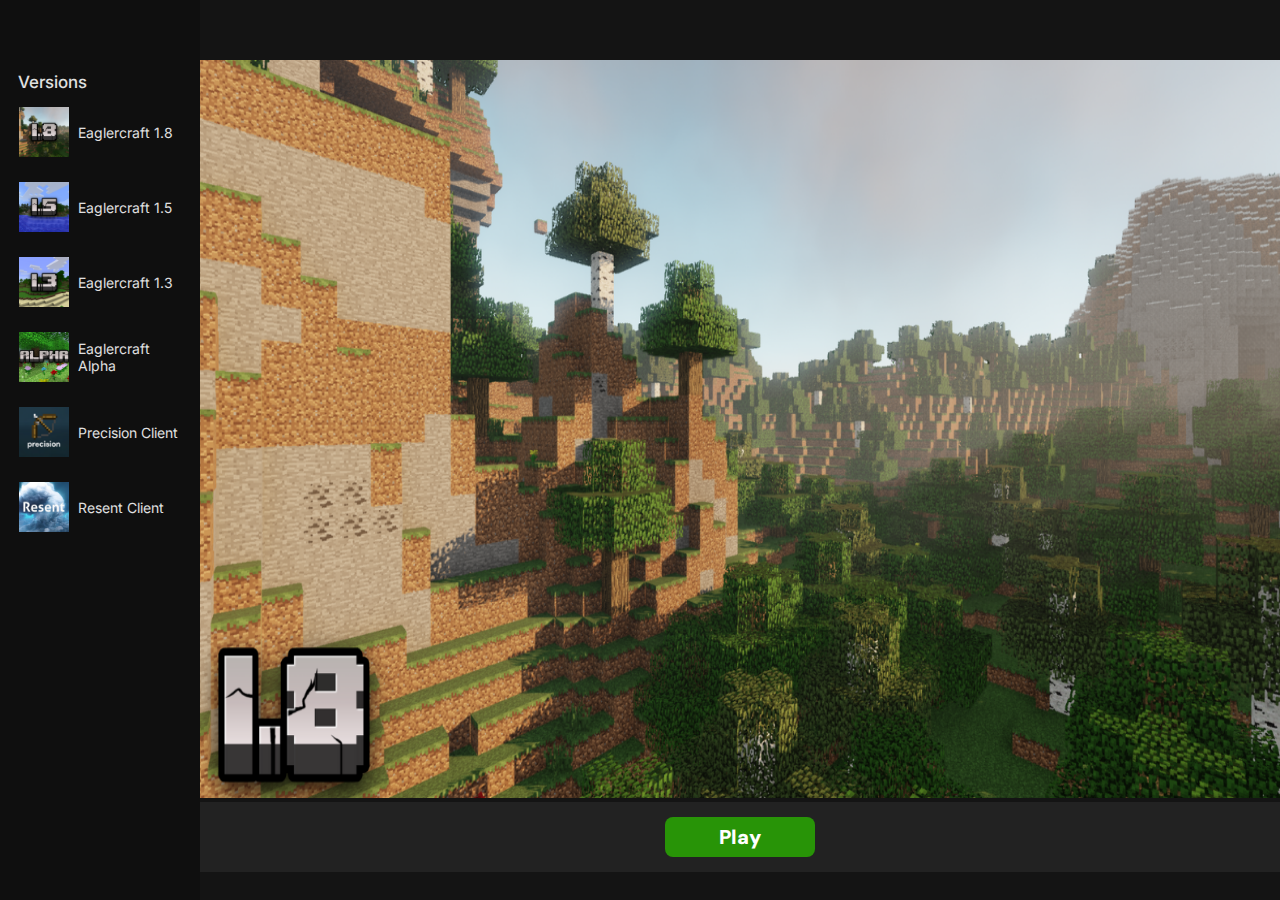
<file: index.html>
<!DOCTYPE html>
<html lang="en">
<head>
    <meta charset="UTF-8">
    <meta name="viewport" content="width=device-width, initial-scale=1.0">
    <title>Select |  Ruby Arcade</title>
    <link href="https://fonts.googleapis.com/css2?family=Roboto:wght@400;700&amp;display=swap" rel="stylesheet">
    <link rel="icon" href="/favicon.ico" type="image/png">
    <link rel="stylesheet" href="index.css">
</head>
<body>

  
<div class="mcplaycontainer">
    <div class="mcsidebar">
        <span class="version">Versions</span>
        <div class="icon" onclick="changeContent('ec18')">
            <img src="icons/1.8.png"/>
            <span>Eaglercraft 1.8</span>
        </div>
        <div class="icon" onclick="changeContent('ec15')">
            <img src="icons/1.5.png"/>
            <span>Eaglercraft 1.5</span>
        </div>
        <div class="icon" onclick="changeContent('ec13')">
            <img src="icons/1.3.png"/>
            <span>Eaglercraft 1.3</span>
        </div>
        <div class="icon" onclick="changeContent('alpha')">
            <img src="icons/alpha.png"/>
            <span>Eaglercraft Alpha</span>
        </div>
        <div class="icon" onclick="changeContent('precision')">
            <img src="icons/precision.png"/>
            <span>Precision Client</span>
        </div>
        <div class="icon" onclick="changeContent('resent')">
            <img src="icons/resent.png"/>
            <span>Resent Client</span>
        </div>

    </div>


<div class="playmc-container" id="playmc-container">
    <img id="game-image" src="media/ec18.png">
    <div class="play-bar">
    <a id="game-link" href="Eaglercraft_v1.8/" target="_blank"><button class="play-button" id="play-button">Play</button></a>
</div>
</div>

<script>
    function changeContent(game) {
        const imageElement = document.getElementById('game-image');
        const buttonElement = document.getElementById('play-button');
        const linkElement = document.getElementById('game-link');

        switch (game) {
            case 'ec18':
                imageElement.src = 'media/ec18.png';
                buttonElement.innerText = 'Play';
                linkElement.href = 'Eaglercraft_v1.8/';
                break;
            case 'ec15':
                imageElement.src = 'media/ec15.png';
                buttonElement.innerText = 'Play';
                linkElement.href = 'Eaglercraft_v1.5/';
                break;
            case 'ec13':
                imageElement.src = 'media/ec13.png';
                buttonElement.innerText = 'Play';
                linkElement.href = 'Eaglercraft_v1.3/';
                break;
            case 'alpha':
                imageElement.src = 'media/ecalpha.png';
                buttonElement.innerText = 'Play';
                linkElement.href = 'Eaglercraft_alpha/';
                break;
            case 'resent':
                imageElement.src = 'media/resent.png';
                buttonElement.innerText = 'Play';
                linkElement.href = 'resentclient/';
                break;
            case 'precision':
                imageElement.src = 'media/precision.png';
                buttonElement.innerText = 'Play';
                linkElement.href = 'precisionclient/';
                break;
        }
    }
</script>

</body>

</html>
</file>
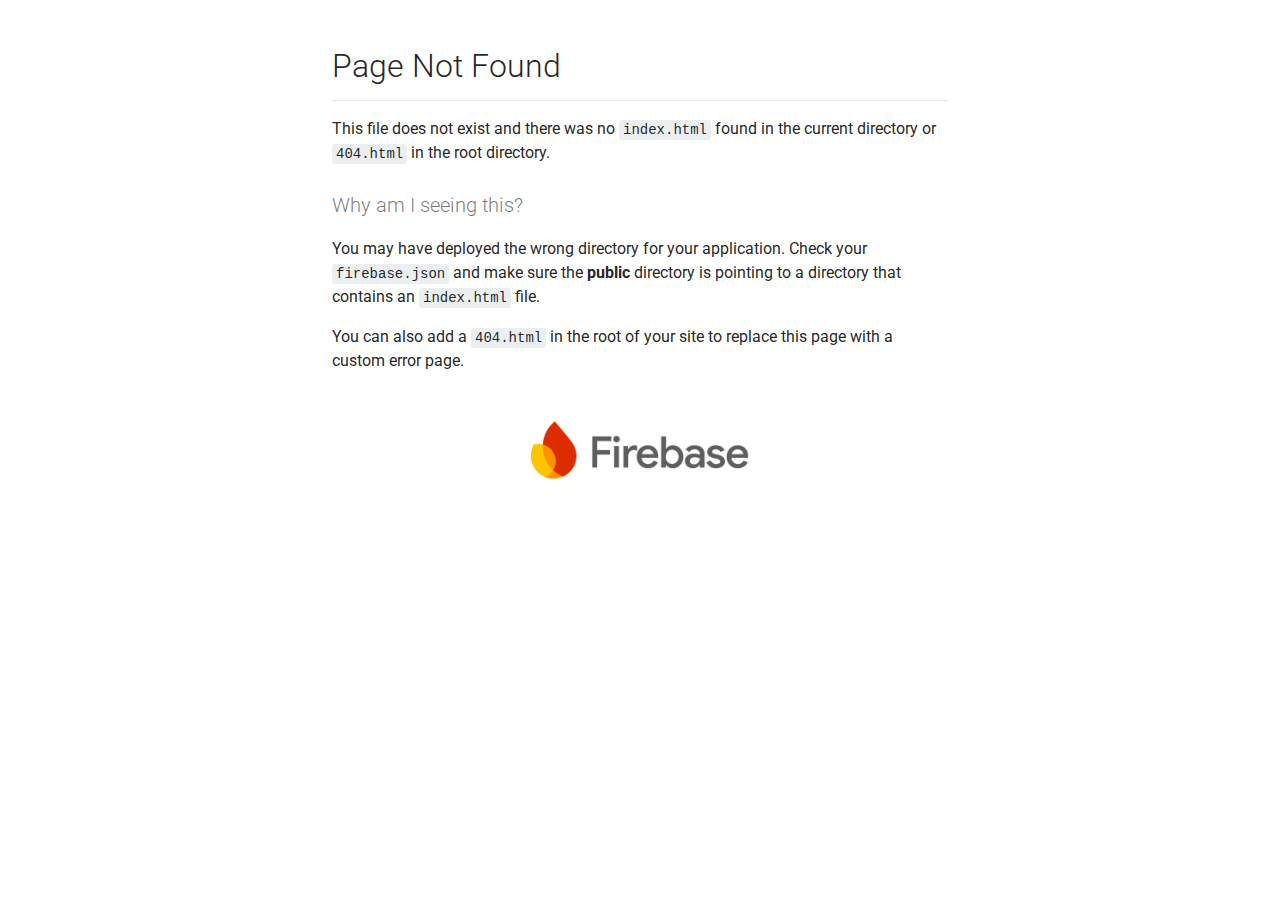
<file: resentclient/credits.html>
<!doctype html>
<html>
  <head>
    <title>Page Not Found</title>
    <link href='https://fonts.googleapis.com/css?family=Roboto' rel='stylesheet' type='text/css'>
    <meta name="viewport" content="width=device-width, initial-scale=1">
    <style>

      body {
        margin: 0 auto;
        margin-top: 48px;
        max-width: 616px;
        padding: 0 16px;
        font-family: 'Roboto', 'Helvetica Neue', sans-serif;
        font-size: 16px;
        line-height: 24px;
        color: rgba(0,0,0,0.87);
      }
      h1, h2, h3 {
        font-family: 'Roboto', 'Helvetica Neue', sans-serif;
        font-weight: 300;
      }
      h1 {
        margin: 24px 0 16px 0;
        padding: 0 0 16px 0;
        border-bottom: 1px solid rgba(0,0,0,0.1);
        font-size: 32px;
        line-height: 36px;
      }
      h2 {
        margin: 24px 0 16px 0;
        padding: 0;
        font-size: 20px;
        line-height: 32px;
        color: rgba(0,0,0,0.54);
      }
      p {
        margin: 0;
        margin-bottom: 16px;
      }
      ol {
        margin: 0;

      }
      ol li {
        margin: 0;
        line-height: 24px;
        padding-left: 12px;
      }
      a {
        color: #039BE5;
        text-decoration: underline;
      }
      a:hover {
        text-decoration: underline;
      }
      code {
        display: inline-block;
        padding: 3px 4px;
        background-color: #ECEFF1;
        border-radius: 3px;
        font-family: 'Roboto Mono',"Liberation Mono",Courier,monospace;
        font-size: 14px;
        line-height: 1;
      }
      .logo {
        display: block;
        text-align: center;
        margin-top: 48px;
        margin-bottom: 24px;
      }
      img {
        width: 220px;
      }
      @media screen and (max-width: 616px) {
        body {
         margin-top: 24px;
        }

        .logo  {
          margin: 0;
        }
      }
    </style>
  </head>
  <body>

		<h1>Page Not Found</h1>
		<p>This file does not exist and there was no <code>index.html</code> found in the current directory or <code>404.html</code> in the root directory.</p>
		<h2>Why am I seeing this?</h2>
		<p>You may have deployed the wrong directory for your application.  Check your <code>firebase.json</code> and make sure the <strong>public</strong> directory is pointing to a directory that contains an <code>index.html</code> file.</p>
		<p>You can also add a <code>404.html</code> in the root of your site to replace this page with a custom error page.</p>
	
    <a class="logo" href="https://firebase.google.com">
      <img src="[data-uri]"/>
    </a>
  </body>
</html>
</file>
<file: index.css>
@import url('https://fonts.googleapis.com/css2?family=Inter:wght@100..900&display=swap');
@import url('https://fonts.googleapis.com/css2?family=Figtree:ital,wght@0,300..900;1,300..900&display=swap');
@import url('https://fonts.googleapis.com/css2?family=Poppins:ital,wght@0,100;0,200;0,300;0,400;0,500;0,600;0,700;0,800;0,900;1,100;1,200;1,300;1,400;1,500;1,600;1,700;1,800;1,900&display=swap');
@import url('https://fonts.googleapis.com/css2?family=DM+Sans:ital,opsz,wght@0,9..40,100..1000;1,9..40,100..1000&family=Instrument+Sans:ital,wght@0,400..700;1,400..700&display=swap'); 





:root {
  --text-color: #E0E0E0; 
  --background: #141414; 
  --accent: #EA4747; 
  --background-light: #252525; 
  --accent-dark: #aa3333; 
  --accent-light: #d87979;
}

body {
  background-color: var(--background);
  color: var(--text-color);
  height: 200vh;
  height: 100%;
  font-family: "Inter", sans-serif, sans-serif;
  transition: background-color 0.5s, color 0.5s;
  margin: 0;
  scroll-behavior: smooth;
  padding: 0;
}


::-webkit-scrollbar {
  width: 5px;
  height: 5px;
  display: flex;
  align-items: center;
  justify-content: center;
  background-color: var(--background-light);
}

::-webkit-scrollbar-thumb {
  background-color: var(--accent);
  border-radius: 8px;
}

::selection {
  background-color: var(--accent-dark);
  color: #fff;
}

 .header {
  padding-top: 25vh;
 }

 .info {
  position: fixed;
  bottom: 0;
  left: 0;
  text-align: center;
  cursor: pointer;
  transition: all 250ms;
}

.info:hover {
  opacity: 0.6;
}

.info img {
  width: 25px;
  height: 25px;
  background-color: var(--background-light);
  border-radius: 8px;
  padding: 5px;
  margin: 10px;
}

.close-info {
  width: 20px;
  height: 20px;
  padding: 0;
  margin-left: 95%;
  border: none;
  background-color: transparent;
  cursor: pointer;
  transition: all 250ms;
}

.close-info img {
  width: 100%;
  height: 100%;
}

.close-info:hover {
  opacity: 0.6;
}


#information-container {
  position: absolute;
  top: 0;
  left: 0;
  width: 100%;
  height: 100%;
  background-color: rgba(0, 0, 0, 0.5); 
  z-index: 10000;
  overflow-y: auto;
}


#information {
  background-color: var(--background);
  border: 2px solid var(--background-light);
  padding: 20px;
  z-index: 1001; 
  margin-top: 25vh;
  border-radius: 8px;
  max-width: 50vw;
  text-align: left;
  margin-left: auto;
  margin-right: auto;
}

#information h2 {
  font-size: 24px;
}

#information li {
  margin: 0;
  padding: 0;
  font-size: 14px;
  font-weight: 500;
  opacity: 1;
  list-style-type: none;
}

#information ul {
  padding-left: 10px;
}




#information span:hover {
  background-color: var(--accent-dark);
}



h1,
h2,
h3 {
  color: var(--text-color);
  width: 100%;
  font-family: "Inter";
}

h1 {
  font-size: 10vh;
  font-weight: 200;
  margin-top: 10vh;
  text-align: center;
}

h3 {
  color: var(--text-color);
  font-size: 2vh;
  font-weight: 900;
  margin-left: 7vw;
}

h2 {
  font-size: 20px;
  text-align: center;
}

h4 {
  font-size: 20px;
}



.header-games {
  align-items: center;
  display: flex;
  background-image: linear-gradient(to bottom, #FFCA27, #FF8296);
  height: 100vh;
  overflow: hidden;
}



.gradient {
  position: relative;
  height: 100%;
  width: 100%;
  overflow: hidden; 
  background-repeat: repeat-y;
}

.gradient img {
  display: block;
  width: 100%;
  height: auto;
  transition: transform 0.3s ease; 
  object-fit: cover;
}

.btn {
  background: transparent;
  border: 3px solid transparent;
  color: var(--text-color);
  border-radius: 17px;
  font-size: 14px;
  width: 264px;
  height: 173px;
  margin: 1vh;
  cursor: pointer;
  position: relative;
  transition: all 250ms;
  overflow: hidden;
}

.btn img {
  width: 100%;
  height: 100%;
  user-select: none;
  position: absolute; 
  top: 0; 
  left: 0;
  display: block;
}

.btn span {
  position: absolute;
  bottom: 0;
  left: 0;
  width: 100%;
  height: 100%;
  font-weight: 800;
  font-family: "Inter", sans-serif, sans-serif;
  background-image: linear-gradient(to top, rgba(0, 0, 0, 0.7), rgba(0, 0, 0, 0));
  color: var(--text-color);
  font-size: 18px;
  padding-top: 50%;
  user-select: none;
  text-align: center;
  opacity: 0;
  transition: all 250ms;
  box-sizing: border-box;
}

.btn:hover span {
  opacity: 1;
}

.btn:hover {
  border: 3px solid var(--accent);
}

.btn-favorite {
  position: relative;
  float: right; 
  border: none;
  border-radius: 25%; 
  font-family: 'Figtree', sans-serif; 
  font-size: 32px;
  font-weight: 900;
  transition: all 350ms;
  color: var(--accent);
  background-color: transparent; 
  display: none;
  transform: rotate(90deg);
  margin: 3%;
  cursor: pointer;
  z-index: 9;
}

.btn:hover .btn-favorite {
  display: inline-block; 
  cursor: pointer;
}

.btn-favorite:hover {
  color: white;
}

.btn-favorite:active {
  opacity: 0;
}


.button {
  background-color: var(--accent-dark);
  border: none;
  border-radius: 8px;
  color: var(--text-color);
  cursor: pointer;
  user-select: none;
  font-family: "Inter", sans-serif, system-ui, Arial, sans-serif;
  font-size: 16px;
  font-weight: 400;
  padding: calc(0.875rem - 1px) calc(1.5rem - 1px);
  position: relative;
  text-decoration: none;
  transition: all 200ms;
}

.button:hover {
  background-color: var(--accent-dark);
  transform: translateY(calc(1rem - 1.1rem));
}


.buttoncloak {
  background-color: #272727;
  border: 1px solid #aeaeae;
  border-radius: 8px;
  color: var(--text-color);
  cursor: pointer;
  user-select: none;
  font-family: "Inter", sans-serif, system-ui, Arial, sans-serif;
  font-size: 16px;
  font-weight: 400;
  padding: calc(0.875rem - 1px) calc(1.5rem - 1px);
  position: relative;
  text-decoration: none;
  transition: all 200ms;
}

.buttoncloak:hover {
  background-color: #404040;
  transform: translateY(calc(1rem - 1.1rem));
}

p {
  width: 70%;
  font-size: 70px;
  font-family: "Inter";
  font-weight: 1000;
  margin-bottom: 1vh;
  user-select: none;
  color: var(--text-color);
}

p1 {
  color: var(--accent);
}

p2 {
  color: var(--accent);
}

p3 {
  color: var(--accent);
}

.second-paragraph {
  color: var(--text-color);
  opacity: 0.8;
  font-size: 2.7vh;
  font-weight: 400;
  font-family: "Inter", sans-serif;
  margin-top: 10px;
  margin-bottom: 2vh;
  width: 40%;
}

@media only screen and (max-width: 768px) {
  h1 {
    font-size: 6vh;
  }


  .ruby-image {
    display: none;
  }

  p {
    font-size: 40px;
    width: 70%;
  }

  .second-paragraph {
    width: 90%;
  }

  .game img {
    width: 200px;
    height: auto;
    border-radius: 10px;
  }
}

.footer {
  background-color: var(--background);
  text-decoration: none;
  padding: 40px;
  padding-bottom: 0px;
  font-size: 14px;
  box-shadow: 0 0 6px 3px rgba(0, 0, 0, 0.2);
}

.footer-content {
  margin: 0 auto;
  display: flex;
  justify-content: space-between; 
}



    .logo-container {
      width: 200px;
      text-align: left;
      display: flex;
      flex-direction: column;
    }

    .logo {
      margin-bottom: 15px;
    }

    .resources {
      margin-left: 8vh;
    }


  .copyright {
    width: 100%;
    display: flex;
    justify-content: space-between;
  }

  .copyright p {
    opacity: 0.6;
  }

  .socials-container {
    display: flex;
    flex-direction: left;
  }

  .socials {
    width: 30px;
    height: 30px;
    padding: 0;
    border: none;
    background-color: transparent;
    transition: all 350ms;
    margin: 10px;
    cursor: pointer;
    
  }

  .socials img {
    width: 100%;
    height: 100%;
    border-radius: 50%;
    top: 0;
    left: 0;
  }

  .socials:hover {
   opacity: 0.6;
  }



.resources ul, .pages ul {
  list-style: none;
  padding: 0;
  margin: 0;
}


.resources, .pages {
  margin-right: 1vh; 
}

.resources li {
  margin-bottom: 10px;
  text-align: left;
}

.pages {
  align-items: right;
}

.resources ul {
  margin-right: 20vh;
}


.pages li {
  margin-bottom: 10px;
}

ul li a {
  color: var(--text-color);
  opacity: 0.7;
  text-decoration: none;
  font-weight: 300;
  transition: all 350ms;
}

ul li a:hover {
  color: var(--accent);
}


@media screen and (max-width: 750px) {
  .smallerlogo img {
    width: 80px;
    height: 80px;
    display: block;
  }

  .ruby img {
    display: none;
  }


  .resources ul, .pages ul {
    margin-bottom: 10px;
    font-size: 10px;
  }

  .resources li, .pages li {
    margin-bottom: 10px;
    font-size: 10px;
  }

  .resources ul {
    display: flex;
    margin-right: 0vh;
    text-align: center;
    flex-direction: column;
    text-align: center;
  }
}






.container {
  display: flex;
  width: 98%;
  margin-top: 10vh;
  align-self: center;
  height: 50px;
}


.search-container {
  position: relative;
  align-self: flex-start;
  height: 100%;
  width: 70%;
  background-color: transparent;
  margin-left: 5%;
  transition: all 250ms;
}

.genre-container {
  position: relative;
  align-self: flex-start;
  height: 100%;
  transition: all 250ms;
  width: 30%;
  margin-bottom: 2vh;
  margin-right: 1vh;
  
}


#searchInput {
  background-color: transparent;
  border: 2px solid var(--background-light);
  border-bottom-left-radius: 20px;
  border-top-left-radius: 20px;
  border-bottom-right-radius: 0px;
  border-top-right-radius: 0px;
  font-family: "Inter", sans-serif;
  font-size: 16px;
  box-sizing: border-box;
  margin: 0;
  font-weight: 500;
  padding: 0;
  color: var(--text-color);
  cursor: pointer;
  width: 100%;
  height: 100%;
  outline: none;
  padding-left: 40px;
  user-select: none;
  transition: all 350ms;
}

#searchInput:hover {
  border: 2px solid var(--accent-light);
}

#searchInput:focus {
  border: 2px solid var(--accent);
}

.genre {
  width: 100%;
  background-color: var(--background);
  border: 2px solid var(--background-light);
  border-top-right-radius: 20px;
  border-bottom-right-radius: 20px;
  font-family: "Inter", sans-serif;
  font-weight: 400;
  user-select: none;
  font-size: 16px;
  color: var(--text-color);
  padding: 12px 16px;
  text-align: left;
  cursor: pointer;
  outline: none;
  height: 100%;
  padding-left: 50px;
  transition: all 250ms;
}

.genre:hover {
  border: 2px solid var(--accent-light);
}

.genre:focus {
  border: 2px solid var(--accent);
}





.search-image,
.genre-image {
  position: absolute;
  top: 50%;
  user-select: none;
  transform: translateY(-50%);
  width: 20px; 
  pointer-events: none;
}

.search-image {
  left: 10px; 
}

.genre-image {
  left: 2vw; 
}




  h6 {
    font-size: 9px;
    width: 90%;
  }


a {
  color: var(--accent-light);
  text-decoration: none;
  transition: all 350ms;
}

a:hover {
  color: var(--accent);
}


.settings {
  width: 100%;
  justify-content: center;
  display: flex;
  align-items: center;
}

.settings label {
  display: block;
  margin: 10px 0 5px;
}


.section {
  border: transparent;
  border-radius: 8px;
  padding: 20px;
  background-color: transparent;
  border: none;
  margin-bottom: 20px;
  margin: 5px;
  user-select: none;
  color: var(--text-color);
  width: 400px;
  height: 350px;
  display: flex;
  flex-direction: column;
  transition: all 250ms;
  border: 1px solid var(--background-light);
}
  
.section label {
  margin-bottom: 15px;
  font-weight: 700;
  font-size: 18px;
}

input-label {
  font-weight: 400;
  font-size: 14px;
}
  

.settings-button {
  padding: 10px 15px;
  background-color: var(--accent);
  color: var(--text-color);
  border: none;
  font-family: "Inter", sans-serif;
  font-weight: 400;
  border-radius: 8px;
  cursor: pointer;
  display: inline-block;
  vertical-align: top;
  transition: all 250ms;
}

.settings-button:hover {
  transform: translateY(calc(1rem - 1.1rem));
}

#current-panic-key {
  color: var(--text-color);
  padding: 7px;
  background-color: transparent;
  border: 2px solid var(--accent);
  border-radius: 8px;
  cursor: pointer;
  font-family: "Inter", sans-serif;
  font-weight: 400;
  margin-left: 10px;
  height: 40px;
  display: inline-block;
  vertical-align: top;
  transition: all 250ms;
}




.settings input {
  background-color: transparent;
  border: 1px solid var(--background-light);
  border-radius: 8px;
  font-family: "Inter", sans-serif;
  font-size: 16px;
  font-weight: 400;
  color: var(--text-color);
  width: 100%; 
  height: 40px; 
  padding-left: 20px;
  margin: 5px 0; 
  margin-right: 5px;
  box-sizing: border-box;
  outline: none;
}

#theme-select {
  border-radius: 8px;
  background-color: var(--background);
  font-size: 16px;
  color: var(--text-color);
  width: 50%;
  height: 40px; 
  overflow: hidden;
  border: 1px solid var(--background-light);
  outline: none;
  transition: all 250ms;
  text-align: center;
  font-size: 14px;
  font-family: "Inter", -apple-system, BlinkMacSystemFont, 'Segoe UI', Roboto, Oxygen, Ubuntu, Cantarell, 'Open Sans', 'Helvetica Neue', sans-serif;
  font-weight: 400;
}


#preset-select {
  border-radius: 8px;
  background-color: var(--background);
  font-size: 16px;
  color: var(--text-color);
  width: 100%; 
  height: 40px; 
  margin-bottom: 10px;
  overflow: hidden;
  padding-left: 20px;
  border: 1px solid var(--background-light);
  outline: none;
  transition: all 250ms;
  text-align: left;
  font-size: 14px;
  font-family: "Inter", -apple-system, BlinkMacSystemFont, 'Segoe UI', Roboto, Oxygen, Ubuntu, Cantarell, 'Open Sans', 'Helvetica Neue', sans-serif;
  font-weight: 400;
}









#xpDisplay, #levelDisplay {
  text-align: center;
  z-index: 9999;
  font-size: 1.5em;
  margin-top: 10vh;
  background-image: linear-gradient(to left, var(--text-color), var(--accent));
  -webkit-background-clip: text;
  background-clip: text;
  color: transparent;
  margin: 10px 0;
}

#levelUpNotification {
  z-index: 9999;
  text-align: center;
  font-family: "Inter", sans-serif;
  font-size: 1.5em;
  font-weight: 700;
  margin-top: 10vh;
  user-select: none;
  margin: 10px 0;
  padding: 10px;
  background-image: linear-gradient(to left, var(--text-color), var(--accent));
  color: var(--text-color);
  box-shadow: 0px 2px 25px 0px var(--accent);
  border: none;
  position: fixed;
  width: 25%;
  top: 20px;
  left: 50%;
  transform: translateX(-50%);
  border-radius: 8px;
}

.level {
  display: block;
}

#xpDisplay {
  text-align: center;
  z-index: 9999;
  font-size: 12px;
  color: var(--text-color);
  margin-top: 10vh;
  margin: 10px 0;
}




 .user-container {
    padding: 10px;
    background-color: transparent;
    display: block;
    align-items: center;
    margin-left: auto;
    margin-right: auto;
    margin-top: 2vh;
    border-radius: 8px;
    border: 1px solid var(--background-light);
    width: 60%;
    transition: all 250ms;
}

.user-container:hover {
  transform: translateY(calc(1rem - 1.2rem));

}

.user {
  width: 100%;
  display: block;
  margin-left: auto;
  margin-right: auto;

}


user-label {
    width: 15vh;
    height: 15vh;
}

.settings-pfp {
    width: 15vh;
    height: 15vh;
    max-width: 15vh;
    max-height: 15vh;
    flex-shrink: 0;
    border-radius: 50%;
    cursor: pointer;
    margin-right: 10px;
    border: 3px solid transparent;
    transition: all 250ms;
}

.settings-pfp:hover {
  border: 3px solid var(--accent);
  opacity: 0.6;
}




.user span {
    font-weight: bold;
    cursor: pointer;
    font-size: 60px; 
    border: 2px solid var(--background-light);
    background-color: transparent;
    border-radius: 8px;
    margin-right: 10px;
    outline: none;
}

.level {
    display: block;
    margin-top: 5px; 
}

.user span:hover {
    cursor: text;
}

.user span:focus {
  cursor: text;
}

.switch {
  position: relative;
  display: inline-block;
  width: 60px;
  height: 34px;
}

.switch input { 
  opacity: 0;
  width: 0;
  height: 0;
}

.slider {
  position: absolute;
  cursor: pointer;
  top: 0;
  left: 0;
  right: 0;
  bottom: 0;
  background-color: #ccc;
  -webkit-transition: .4s;
  transition: .4s;
}

.slider:before {
  position: absolute;
  content: "";
  height: 26px;
  width: 26px;
  left: 4px;
  bottom: 4px;
  background-color: var(--text-color);
  -webkit-transition: .4s;
  transition: .4s;
}

input:checked + .slider {
  background-color: var(--accent);
}

input:focus + .slider {
  box-shadow: 0 0 1px var(--accent);
}

input:checked + .slider:before {
  -webkit-transform: translateX(26px);
  -ms-transform: translateX(26px);
  transform: translateX(26px);
}

.slider.round {
  border-radius: 34px;
}

.slider.round:before {
  border-radius: 50%;
}

#particles-js {
  position: fixed;
  top: 0;
  left: 0;
  width: 100%;
  height: 100%;
  z-index: -1; 
}


.question-card {
  background-color: var(--background-light);
  color: var(--text-color);
  cursor: pointer;
  padding: 18px;
  width: 75%;
  border-radius: 12px;
  font-family: "Inter";
  border: none;
  text-align: left;
  outline: none;
  margin: 2px;
  font-size: 15px;
  transition: 0.4s;
}

  .question-card img {
    width: 20px;
    right: 14%;
    position: absolute;
  }

.active, 
.question-card:hover {
  background-color: var(--accent-light); 
}

.answer {
  width: 75%;
  border-radius: 12px;
  display: none;
  background-color: var(--background-light);
  overflow: hidden;
  margin: 2px;
}

.answer p {
  font-size: 14px;
  text-align: left;
  font-weight: 500;
}

.answer li {
  text-decoration: none;
  text-align: left;
  font-size: 12px;
  margin-left: 7vh;
}



* {
  -webkit-box-sizing: border-box;
  box-sizing: border-box;
}




.gallery-cell {
  width: 62.5vh;
  height: 37.5vh;
  margin-right: 10px;
  position: relative;
  border-radius: 8px;
  cursor: pointer;
  overflow: hidden;
  margin: 2vh;
  transition: all 250ms;
}


.gallery-cell:hover {
  transform: scale(1.04);
}

.js-flickity {
  width: 90%;
  background-color: var(--background);
  display: block;
  margin-left: auto;
  margin-right: auto;
  border-radius: 8px;
  border: 2px solid var(--background-light);
}



.gallery-cell img {
  width: 100%;
  height: 100%;
}

.gallery-cell:before {
  content: "";
  position: absolute;
  top: 0;
  left: 0;
  border-radius: 8px;
  width: 100%;
  height: 100%;
  cursor: pointer;
  background-repeat: no-repeat;
  z-index: 1;
}

.featured-container {
  border: 2px solid var(--background-light);
  width: 90%;
  margin: 0 auto;
  border-radius: 8px;
  padding: 20px;
  overflow-x: auto;
  white-space: nowrap;
}

.featured-container ::-webkit-scrollbar {
  height: 8px;
  background-color: var(--background);
}

.featured-container ::-webkit-scrollbar-thumb {
  background-color: var(--background-light);
  border-radius: 10px;
}

.featured-container h2 {
  font-size: 24px;
  text-align: left;
  margin-bottom: 40px;
  margin-left: 10px;
  width: 50%;
  position: absolute;
}

.featuredgames-container {
  width: 200%;
  display: flex;
  margin-top: 9vh;
  overflow: scroll;
}

.featured {
  background: transparent;
  border: 2px solid transparent;
  color: transparent;
  border-radius: 14px;
  width: 240px;
  height: 150px;
  margin-left: 10px;
  cursor: pointer;
  position: relative;
  overflow: hidden;
  transition: all 450ms;
}

.featured img {
  max-width: 100%;
  max-height: 100%;
  width: 100%;
  height: 100%;
  user-select: none;
  object-fit: cover; 
  position: absolute;
  top: 0;
  left: 0;
  display: block;
  background-color: transparent;
}

.featured span {
  position: absolute;
  bottom: 0;
  left: 0;
  width: 100%;
  height: 100%;
  font-weight: 600;
  margin-top: 50%;
  font-family: "Inter", sans-serif, sans-serif;
  background: transparent;
  padding: 10px;
  color: white;
  background-color: rgba(0, 0, 0, 0.644);
  font-size: 16px;
  padding-top: 30%;
  user-select: none;
  text-align: center;
  opacity: 0;
  transition: all 350ms;
  box-sizing: border-box;
}

.featured:hover span {
  opacity: 1;
}

.featured:hover {
  border: 2px solid var(--accent);
}


.game-container {
  border: 2px solid #ff9595;
  margin-top: 10vh; 
  width: 75%; 
  height: 80vh;
  display: flex;
  flex-direction: column; 
  border: none;
  margin-bottom: 50px;
}


.gameframe {
  width: 100%;
  border-top-left-radius: 12px;
  border-top-right-radius: 12px;
  height: 100%;
  border: none;
}

.gamebar {
  display: flex;
  border-bottom-left-radius: 6px;
  border-bottom-right-radius: 6px;
  justify-content: space-between;
  width: 100%;
  user-select: none;
  background-color: var(--accent);
  color: var(--text-color);
  padding: 16px 24px;
}


.button-group {
  display: flex;
  right: 0;
}

.gameBarButton {
  cursor: pointer;
  transition: opacity 0.3s;
  border: none;
  width: 50px;
  height: 50px;
  bottom: 0;
  padding: 0;
  background-color: transparent;
  cursor: default;
  transition: filter 0.3s ease;
}

.gameBarButton img {
  width: 50%;
  height: 50%;
}

.gamename {
  font-weight: 900;
  font-family: "Inter", sans-serif;
  font-size: 30px;
  margin: 0;
}

.author {
  font-weight: 600;
  font-size: 16px;
}

.name-container {
  display: flex;
  flex-direction: column;
}


.description-container {
  display: flex;
  justify-content: center;
  width: 75%; 
  background-color: transparent;
  
}


.description {
  display: flex;
  flex-direction: column;
  width: 100%;
  border-radius: 8px;
  user-select: none;
  background-color: var(--accent);
  color: var(--text-color);
}

.description h2 {
  font-size: 24px;
  text-align: left;
  margin-left: 20px;
  margin-bottom: 1px;
  width: 50%;
}

.description p {
  font-size: 16px;
  text-align: left;
  margin-left: 20px;
  font-weight: 400;
  margin-bottom: 40px;
  width: 90%;
}

.description ul {
  text-align: left;
}

.description li {
  padding-left: 5px;
  margin-top: 5px;
}



.mcplaycontainer {
  display: flex;
  width: 100%;
  height: 100%;
  margin: 0;
}

.playmc-container {
  margin-top: 60px;
  width: 100%;
  height: 82vh;
  margin-bottom: 0;
}

.playmc-container img {
  width: 100%;
  height: 100%;
}



.play-bar {
  width: 100%;
  background-color: #222222;
  display: flex;
  align-items: center;
  justify-content: center;
  height: 70px;
}


.play-button {
  background-color: #289407;
  padding: 5px;
  height: 40px;
  border-radius: 8px;
  color: white;
  font-weight: 900;
  font-size: 20px;
  border: none;
  width: 150px;
  font-family: "Dm sans";
  cursor: pointer;
}


.play-button:hover {
  background-color: #185705;
}

.version {
  font-size: 17px;
  margin-left: 2vh;
  user-select: none;
  font-weight: 500;
  margin-bottom: 5px;
}

.mcsidebar {
  display: flex;
  flex-direction: column;
  background-color: #0f0f0f;
  height: 100vh;
  user-select: none;
  padding-top: 8vh;
  width: 200px;
}

.icon {
  width: 200px;
  height: 70px;
  display: flex;
  transition: all 350ms;
  cursor: pointer;
  padding: 10px;
  display: flex;
  flex-direction: right;
  align-items: center;
  margin-bottom: 5px;
  
}

.icon:hover {
  background-color: #383838;
}

.icon:active {
  background-color: #949494;
}



.icon img {
  margin-right: 1vh;
  margin-left: 1vh;
  margin-top: 0;
  width: 50px;
  height: 50px;
}

.icon span {
  font-size: 14px;
}
</file>
